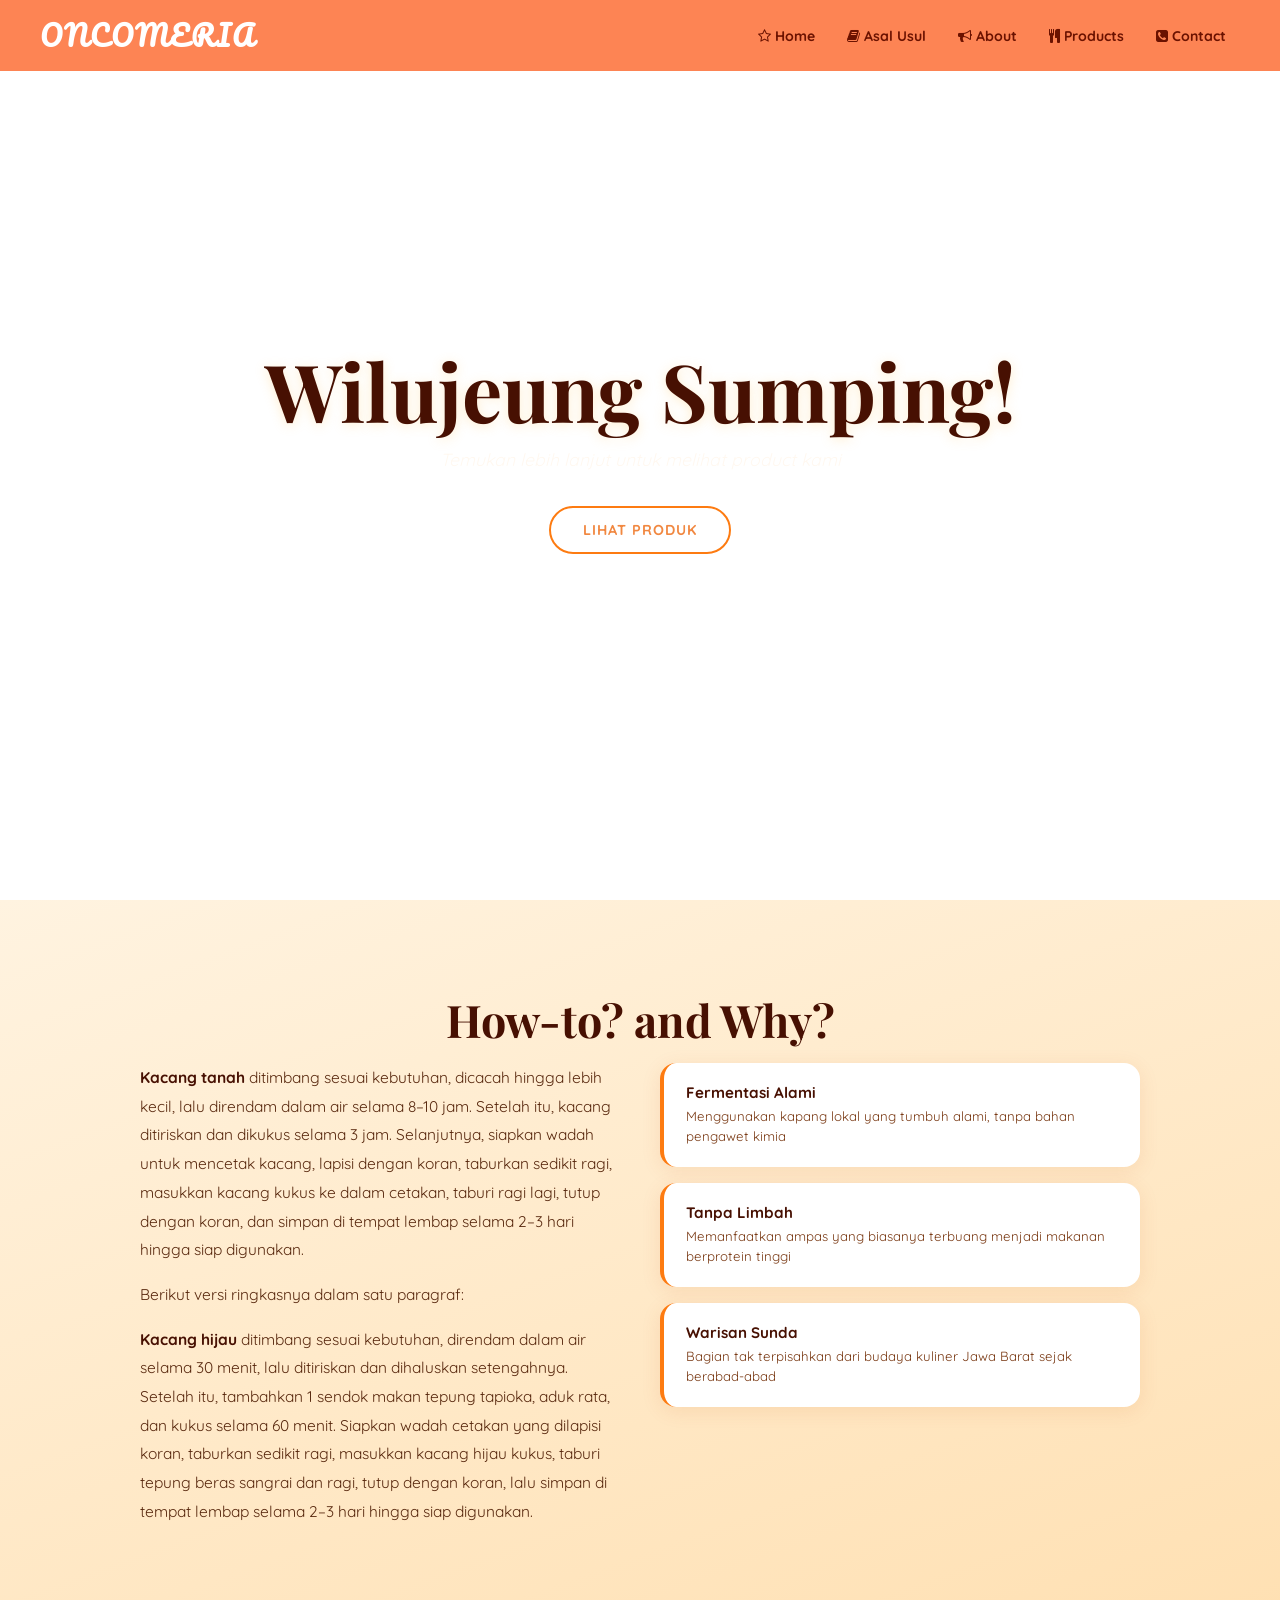
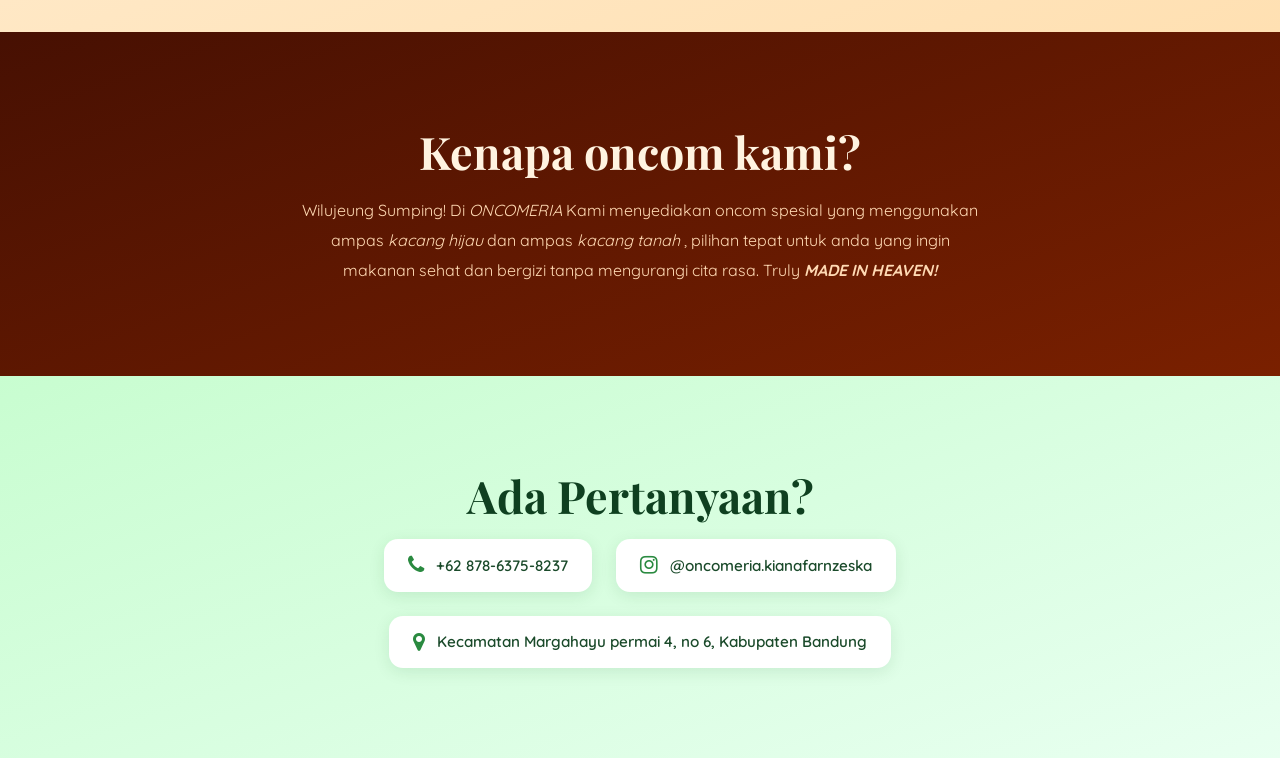
<file: index.html>
<!DOCTYPE html>
<html lang="id">
<head>
  <meta charset="UTF-8">
  <meta name="viewport" content="width=device-width, initial-scale=1.0">
  <title>Kiana 9c 18</title>
  <link rel="stylesheet" href="style.css">
  <link rel="stylesheet" href="https://fonts.googleapis.com/css2?family=Pacifico&family=Playfair+Display:ital,wght@0,700;1,400&family=Quicksand:wght@400;600;700&display=swap">
  <link rel="stylesheet" href="https://cdnjs.cloudflare.com/ajax/libs/font-awesome/4.7.0/css/font-awesome.min.css">
</head>
<body>

  <header>
    <nav>
      <div class="subjudul"><h1>ONCOMERIA</h1></div>
      <div class="menu">
        <a href="#home"><i class="fa fa-star-o"></i> Home</a>
        <a href="#origins"><i class="fa fa-book"></i> Asal Usul</a>
        <a href="#about"><i class="fa fa-bullhorn"></i> About</a>
        <a href="products.html"><i class="fa fa-cutlery"></i> Products</a>
        <a href="#contact"><i class="fa fa-phone-square"></i> Contact</a>
      </div>
    </nav>
  </header>

  <section id="home" class="home">
    <div class="home-content">
      <h1>Wilujeung Sumping!</h1>
      <p class="home-sub">Temukan lebih lanjut untuk melihat product kami</p>
      <div class="home-buttons">
        <a href="products.html" class="buy-button">LIHAT PRODUK</a>
      </div>
    </div>
    <div class="scroll-hint"><span></span></div>
  </section>

  <section id="origins" class="origins">
    <div class="origins-inner">
      <h2>How-to? and Why?</h2>
      <div class="divider"></div>
      <div class="origins-grid">
        <div class="origins-text">
          <p><strong>Kacang tanah</strong> ditimbang sesuai kebutuhan, dicacah hingga lebih kecil, lalu direndam dalam air selama 8–10 jam. Setelah itu, kacang ditiriskan dan dikukus selama 3 jam. Selanjutnya, siapkan wadah untuk mencetak kacang, lapisi dengan koran, taburkan sedikit ragi, masukkan kacang kukus ke dalam cetakan, taburi ragi lagi, tutup dengan koran, dan simpan di tempat lembap selama 2–3 hari hingga siap digunakan.</p>
</p>
<p>Berikut versi ringkasnya dalam satu paragraf:

<p><strong>Kacang hijau</strong> ditimbang sesuai kebutuhan, direndam dalam air selama 30 menit, lalu ditiriskan dan dihaluskan setengahnya. Setelah itu, tambahkan 1 sendok makan tepung tapioka, aduk rata, dan kukus selama 60 menit. Siapkan wadah cetakan yang dilapisi koran, taburkan sedikit ragi, masukkan kacang hijau kukus, taburi tepung beras sangrai dan ragi, tutup dengan koran, lalu simpan di tempat lembap selama 2–3 hari hingga siap digunakan.
</p>
        </div>
        <div class="origins-facts">
          <div class="fact-card">
            <h4>Fermentasi Alami</h4>
            <p>Menggunakan kapang lokal yang tumbuh alami, tanpa bahan pengawet kimia</p>
          </div>
          <div class="fact-card">

            <h4>Tanpa Limbah</h4>
            <p>Memanfaatkan ampas yang biasanya terbuang menjadi makanan berprotein tinggi</p>
          </div>
          <div class="fact-card">
            <h4>Warisan Sunda</h4>
            <p>Bagian tak terpisahkan dari budaya kuliner Jawa Barat sejak berabad-abad</p>
          </div>
        </div>
      </div>
    </div>
  </section>
  <section id="about" class="about">
    <div class="about-inner">
      <h2>Kenapa oncom kami?</h2>
      <div class="divider"></div>
      <p>Wilujeung Sumping! Di <i>ONCOMERIA</i> Kami menyediakan oncom spesial yang menggunakan ampas <i>kacang hijau</i> dan ampas <i> kacang tanah </i>, pilihan tepat untuk anda yang ingin makanan sehat dan bergizi tanpa mengurangi cita rasa. Truly <strong> <i> MADE IN HEAVEN!</i></strong></i></p>
    </div>
  </section>

  <section id="contact" class="contact">
    <div class="contact-inner">
      <h2>Ada Pertanyaan?</h2>
      <div class="divider"></div>
      <div class="contact-grid">
        <div class="contact-item"><i class="fa fa-phone"></i><span>+62 878-6375-8237</span></div>
        <div class="contact-item"><i class="fa fa-instagram"></i><span>@oncomeria.kianafarnzeska</span></div>
        <div class="contact-item"><i class="fa fa-map-marker"></i><span> Kecamatan Margahayu permai 4, no 6, Kabupaten Bandung</span></div>
      </div>
    </div>
  </section>
</body>
</html>
</file>
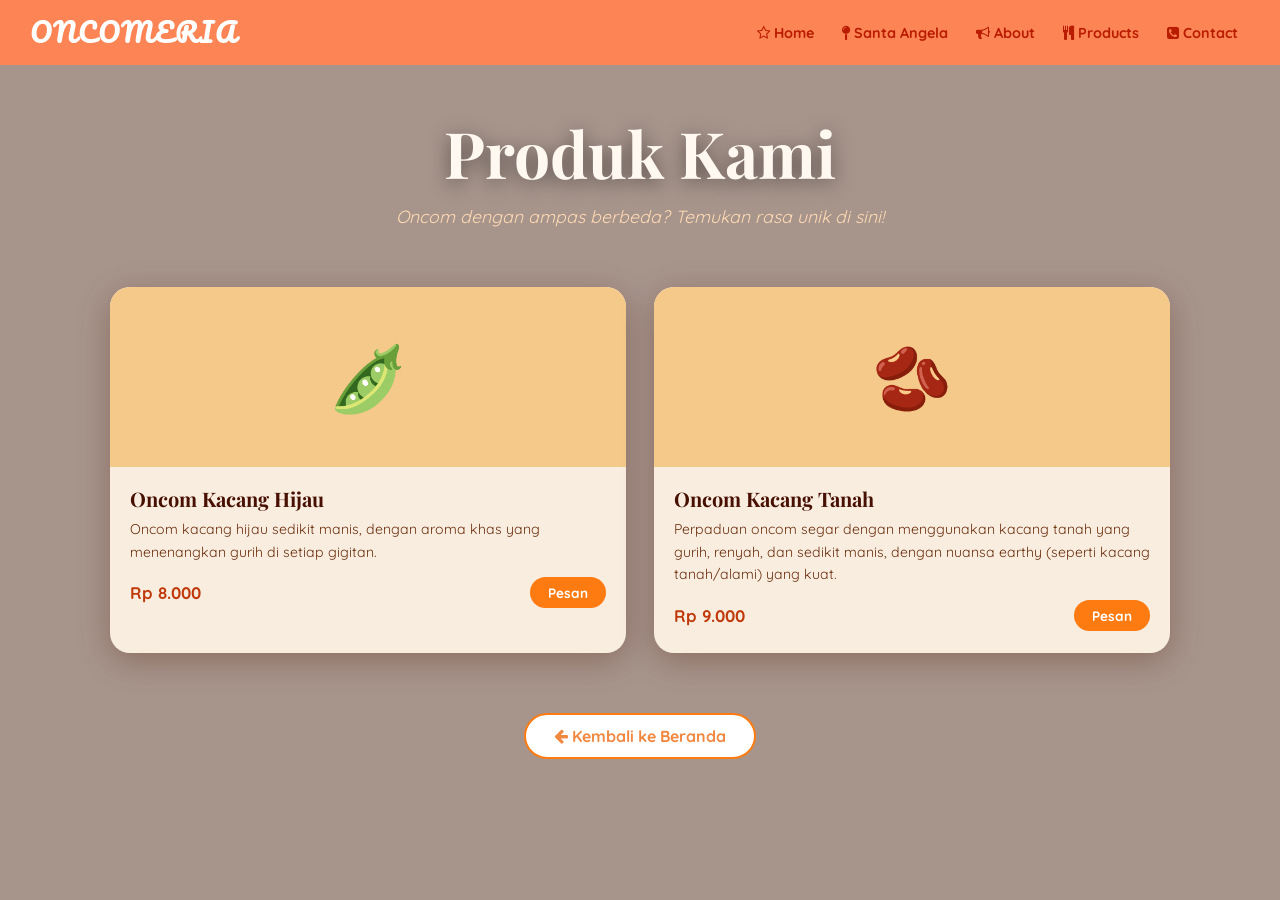
<file: products.html>
<!DOCTYPE html>
<html>
<head>
  <meta charset="UTF-8">
  <meta name="viewport" content="width=device-width, initial-scale=1.0">
  <title>Produk</title>
  <link rel="stylesheet" href="https://fonts.googleapis.com/css2?family=Pacifico&family=Poppins:wght@400;600&family=Playfair+Display:ital,wght@0,700;1,400&family=Quicksand:wght@400;600;700&display=swap">
  <link rel="stylesheet" href="https://cdnjs.cloudflare.com/ajax/libs/font-awesome/4.7.0/css/font-awesome.min.css">
  <style>
    *, *::before, *::after { box-sizing: border-box; margin: 0; padding: 0; }

    body {
      min-height: 100vh;
      background-image: url("https://files.catbox.moe/udvsba.jpg");
      background-size: cover;
      background-repeat: no-repeat;
      background-attachment: fixed;
      background-position: center;
      font-family: 'Quicksand', sans-serif;
    }

    body::before {
      content: '';
      position: fixed;
      inset: 0;
      background: rgba(60, 20, 0, 0.45);
      z-index: 0;
      pointer-events: none;
    }

    nav {
      display: flex;
      justify-content: space-between;
      align-items: center;
      position: fixed;
      top: 0;
      width: 100%;
      padding: 10px 30px;
      background-color: rgb(253, 132, 84);
      z-index: 1000;
    }

    .subjudul h1 {
      font-family: 'Pacifico', cursive;
      color: white;
      font-size: 1.6rem;
      letter-spacing: 2px;
    }

    .menu { display: flex; gap: 4px; }

    .menu a {
      text-decoration: none;
      color: rgb(185, 28, 0);
      font-weight: bold;
      padding: 8px 12px;
      border-radius: 10px;
      transition: 0.4s;
      font-size: 0.9rem;
    }

    .menu a:hover {
      color: rgb(255, 115, 0);
      background: rgb(139, 40, 0);
      transform: scale(1.1);
    }

    .page-hero {
      position: relative;
      z-index: 1;
      padding-top: 110px;
      text-align: center;
    }

    .page-hero h1 {
      font-family: 'Playfair Display', serif;
      font-size: clamp(2.2rem, 6vw, 4rem);
      color: #fff8f0;
      text-shadow: 0 4px 20px rgba(0,0,0,0.5);
      margin-bottom: 10px;
    }

    .page-hero p {
      color: #ffd9b3;
      font-size: 1.1rem;
      margin-bottom: 40px;
      font-style: italic;
    }

    .products-section {
      position: relative;
      z-index: 1;
      max-width: 1100px;
      margin: 0 auto;
      padding: 20px 20px 60px;
    }

    .section-label {
      text-align: center;
      font-size: 0.8rem;
      letter-spacing: 4px;
      text-transform: uppercase;
      color: #ffbb80;
      margin-bottom: 14px;
    }

    .products-grid {
      display: grid;
      grid-template-columns: repeat(auto-fit, minmax(280px, 1fr));
      gap: 28px;
    }

    .product-card {
      background: rgba(255, 245, 230, 0.92);
      border-radius: 20px;
      overflow: hidden;
      box-shadow: 0 8px 32px rgba(80, 20, 0, 0.3);
      transition: transform 0.3s ease, box-shadow 0.3s ease;
      animation: fadeUp 0.6s ease both;
    }

    .product-card:hover {
      transform: translateY(-8px);
      box-shadow: 0 16px 40px rgba(80, 20, 0, 0.45);
    }

    .product-card:nth-child(1) { animation-delay: 0.1s; }
    .product-card:nth-child(2) { animation-delay: 0.2s; }

    @keyframes fadeUp {
      from { opacity: 0; transform: translateY(30px); }
      to   { opacity: 1; transform: translateY(0); }
    }

    .card-img-wrap {
      width: 100%;
      height: 180px;
      background: #f5c98a;
      display: flex;
      align-items: center;
      justify-content: center;
      font-size: 4rem;
    }

    .card-body {
      padding: 18px 20px 22px;
    }

    .card-body h3 {
      font-family: 'Playfair Display', serif;
      font-size: 1.25rem;
      color: #471002;
      margin-bottom: 6px;
    }

    .card-body p {
      font-size: 0.88rem;
      color: #6b3010;
      line-height: 1.6;
      margin-bottom: 14px;
    }

    .card-footer {
      display: flex;
      align-items: center;
      justify-content: space-between;
    }

    .price {
      font-weight: 700;
      font-size: 1.05rem;
      color: #c0390a;
    }

    .btn-order {
      background: #fd7b11;
      color: white;
      border: none;
      border-radius: 20px;
      padding: 7px 18px;
      font-family: 'Quicksand', sans-serif;
      font-weight: 700;
      font-size: 0.85rem;
      cursor: pointer;
      transition: background 0.3s, transform 0.2s;
      text-decoration: none;
    }

    .btn-order:hover {
      background: #c0390a;
      transform: scale(1.05);
    }

    .back-wrap {
      position: relative;
      z-index: 1;
      text-align: center;
      padding-bottom: 50px;
    }

    .back-btn {
      display: inline-block;
      padding: 11px 28px;
      background: white;
      color: #f18841;
      font-weight: 700;
      border: 2px solid #fd7b11;
      border-radius: 30px;
      text-decoration: none;
      transition: 0.3s;
      font-family: 'Quicksand', sans-serif;
    }

    .back-btn:hover {
      background: #f57746;
      color: white;
    }

    footer {
      position: relative;
      z-index: 1;
      background-color: rgb(189, 74, 8);
      height: 50px;
      display: flex;
      align-items: center;
      justify-content: center;
      color: white;
      font-size: 0.82rem;
      letter-spacing: 1px;
    }
  </style>
</head>
<body>

  <header>
    <nav>
      <div class="subjudul"><h1>ONCOMERIA</h1></div>
      <div class="menu">
        <a href="index.html#home"><i class="fa fa-star-o"></i> Home</a>
        <a href="index.html#location"><i class="fa fa-map-pin"></i> Santa Angela</a>
        <a href="index.html#about"><i class="fa fa-bullhorn"></i> About</a>
        <a href="index.html#products"><i class="fa fa-cutlery"></i> Products</a>
        <a href="index.html#contact"><i class="fa fa-phone-square"></i> Contact</a>
      </div>
    </nav>
  </header>

  <div class="page-hero">
    <h1>Produk Kami</h1>
    <p>Oncom dengan ampas berbeda? Temukan rasa unik di sini!</p>
  </div>

  <section class="products-section">
    <div class="products-grid">

      <div class="product-card">
        <div class="card-img-wrap">🫛</div>
        <div class="card-body">
          <h3>Oncom Kacang Hijau</h3>
          <p>Oncom kacang hijau sedikit manis, dengan aroma khas yang menenangkan gurih di setiap gigitan.</p>
          <div class="card-footer">
            <span class="price">Rp 8.000</span>
            <a href="index.html#contact" class="btn-order">Pesan</a>
          </div>
        </div>
      </div>

      <div class="product-card">
        <div class="card-img-wrap">🫘</div>
        <div class="card-body">
          <h3>Oncom Kacang Tanah</h3>
          <p>Perpaduan oncom segar dengan menggunakan kacang tanah yang gurih, renyah, dan sedikit manis, dengan nuansa earthy (seperti kacang tanah/alami) yang kuat.</p>
          <div class="card-footer">
            <span class="price">Rp 9.000</span>
            <a href="index.html#contact" class="btn-order">Pesan</a>
          </div>
        </div>
      </div>
        </div>
  </section>

  <div class="back-wrap">
    <a href="index.html" class="back-btn"><i class="fa fa-arrow-left"></i> Kembali ke Beranda</a>
  </div>
</body>
</html>
</file>
<file: style.css>
*, *::before, *::after { box-sizing: border-box; margin: 0; padding: 0; }
body {
  min-height: 100vh;
  background-image: url("https://files.catbox.moe/j70pj9.png");
  background-size: cover;
  background-repeat: no-repeat;
  background-attachment: fixed;
  background-position: center;
  font-family: 'Quicksand', sans-serif;
}

nav {
  display: flex;
  justify-content: space-between;
  align-items: center;
  position: fixed;
  top: 0;
  width: 100%;
  padding: 12px 40px;
  background-color: rgb(253, 132, 84);
  z-index: 1000;
}

.subjudul h1 {
  font-family: 'Pacifico', cursive;
  color: white;
  font-size: 1.7rem;
  letter-spacing: 2px;
}

.menu {
  display: flex;
  gap: 4px;
  align-items: center;
}

.menu a {
  text-decoration: none;
  color: #6b1200;
  font-weight: 700;
  padding: 8px 14px;
  border-radius: 10px;
  transition: all 0.3s ease;
  font-size: 0.88rem;
  white-space: nowrap;
}

.menu a:hover {
  color: white;
  background: rgb(139, 40, 0);
  transform: scale(1.05);
}

section.home {
  height: 100vh;
  display: flex;
  flex-direction: column;
  justify-content: center;
  align-items: center;
  text-align: center;
  padding: 0 20px;
  position: relative;
}

.home-tagline {
  font-size: 1rem;
  letter-spacing: 4px;
  text-transform: uppercase;
  color: rgba(255, 255, 255, 0.85);
  margin-bottom: 10px;
}

.home-content h1 {
  font-size: clamp(2.5rem, 7vw, 5rem);
  font-family: 'Playfair Display', serif;
  color: #471002;
  margin-bottom: 14px;
  line-height: 1.1;
  text-shadow: 0 2px 12px rgba(255, 200, 100, 0.3);
}

.home-sub {
  font-size: 1.1rem;
  color: #fff8f0;
  margin-bottom: 36px;
  font-style: italic;
}

.home-buttons {
  display: flex;
  gap: 16px;
  justify-content: center;
  flex-wrap: wrap;
}

.buy-button {
  padding: 13px 32px;
  background-color: white;
  color: #f18841;
  font-weight: 700;
  font-family: 'Quicksand', sans-serif;
  border: 2px solid #fd7b11;
  border-radius: 30px;
  text-decoration: none;
  transition: 0.3s;
  font-size: 0.9rem;
  letter-spacing: 1px;
}

.buy-button:hover {
  background-color: #f57746;
  color: white;
  border-color: #f57746;
}

.ghost-button {
  padding: 13px 32px;
  background: rgba(255, 255, 255, 0.15);
  color: white;
  font-weight: 700;
  font-family: 'Quicksand', sans-serif;
  border: 2px solid rgba(255, 255, 255, 0.6);
  border-radius: 30px;
  text-decoration: none;
  transition: 0.3s;
  font-size: 0.9rem;
  backdrop-filter: blur(4px);
}

.ghost-button:hover {
  background: rgba(255, 255, 255, 0.3);
  border-color: white;
}

.scroll-hint {
  position: absolute;
  bottom: 30px;
  left: 50%;
  transform: translateX(-50%);
}


section h2 {
  font-family: 'Playfair Display', serif;
  font-size: clamp(1.8rem, 4vw, 2.8rem);
  margin-bottom: 14px;
}

section.origins {
  background: linear-gradient(160deg, #fff3e0 0%, #ffe0b2 100%);
  padding: 90px 20px;
  scroll-margin-top: 60px;
}

.origins-inner {
  max-width: 1000px;
  margin: 0 auto;
  text-align: center;
}

.origins-inner h2 { color: #471002; }

.origins-grid {
  display: grid;
  grid-template-columns: 1fr 1fr;
  gap: 40px;
  text-align: left;
  align-items: start;
}

.origins-text p {
  color: #5a2a10;
  font-size: 0.97rem;
  line-height: 1.85;
  margin-bottom: 16px;
}

.origins-text strong { color: #471002; font-weight: 700; }
.origins-text em { font-style: italic; color: #8b3a10; }

.origins-facts { display: flex; flex-direction: column; gap: 16px; }

.fact-card {
  background: white;
  border-radius: 16px;
  padding: 20px 22px;
  box-shadow: 0 4px 20px rgba(200, 80, 0, 0.1);
  display: flex;
  flex-direction: column;
  gap: 5px;
  border-left: 4px solid #fd7b11;
  transition: transform 0.25s;
}

.fact-card:hover { transform: translateX(5px); }
.fact-icon { font-size: 1.6rem; margin-bottom: 4px; }
.fact-card h4 { font-size: 0.95rem; font-weight: 700; color: #471002; }
.fact-card p  { font-size: 0.83rem; color: #7a3a15; line-height: 1.5; }

section.about {
  background: linear-gradient(160deg, #471002 0%, #7a2000 100%);
  padding: 90px 20px;
  scroll-margin-top: 60px;
  text-align: center;
}

.about-inner {
  max-width: 680px;
  margin: 0 auto;
}

section.about h2 { color: #fff3e0; }

.about-inner p {
  color: #ffd9b3;
  font-size: 1rem;
  line-height: 1.9;
  margin-bottom: 18px;
}

.about-inner p:last-child { margin-bottom: 0; }

section.contact {
  background: linear-gradient(160deg, #c8fdd0 0%, #e8fff0 100%);
  padding: 90px 20px;
  scroll-margin-top: 60px;
  text-align: center;
}

.contact-inner { max-width: 700px; margin: 0 auto; }
section.contact h2 { color: #0f4020; }

.contact-grid {
  display: flex;
  flex-wrap: wrap;
  justify-content: center;
  gap: 24px;
  margin-top: 10px;
}

.contact-item {
  display: flex;
  align-items: center;
  gap: 12px;
  background: white;
  border-radius: 14px;
  padding: 16px 24px;
  box-shadow: 0 4px 16px rgba(0, 80, 30, 0.1);
  font-weight: 600;
  color: #1a4a2a;
  font-size: 0.95rem;
}

.contact-item i { font-size: 1.3rem; color: #2a8a40; }


footer {
  background-color: rgb(189, 74, 8);
  height: 52px;
  display: flex;
  align-items: center;
  justify-content: center;
  color: rgba(255, 255, 255, 0.9);
  font-size: 0.82rem;
  letter-spacing: 1px;
}

@media (max-width: 768px) {
  nav { padding: 10px 16px; }
  .menu a { padding: 7px 8px; font-size: 0.78rem; }
  .origins-grid { grid-template-columns: 1fr; }
}
</file>
